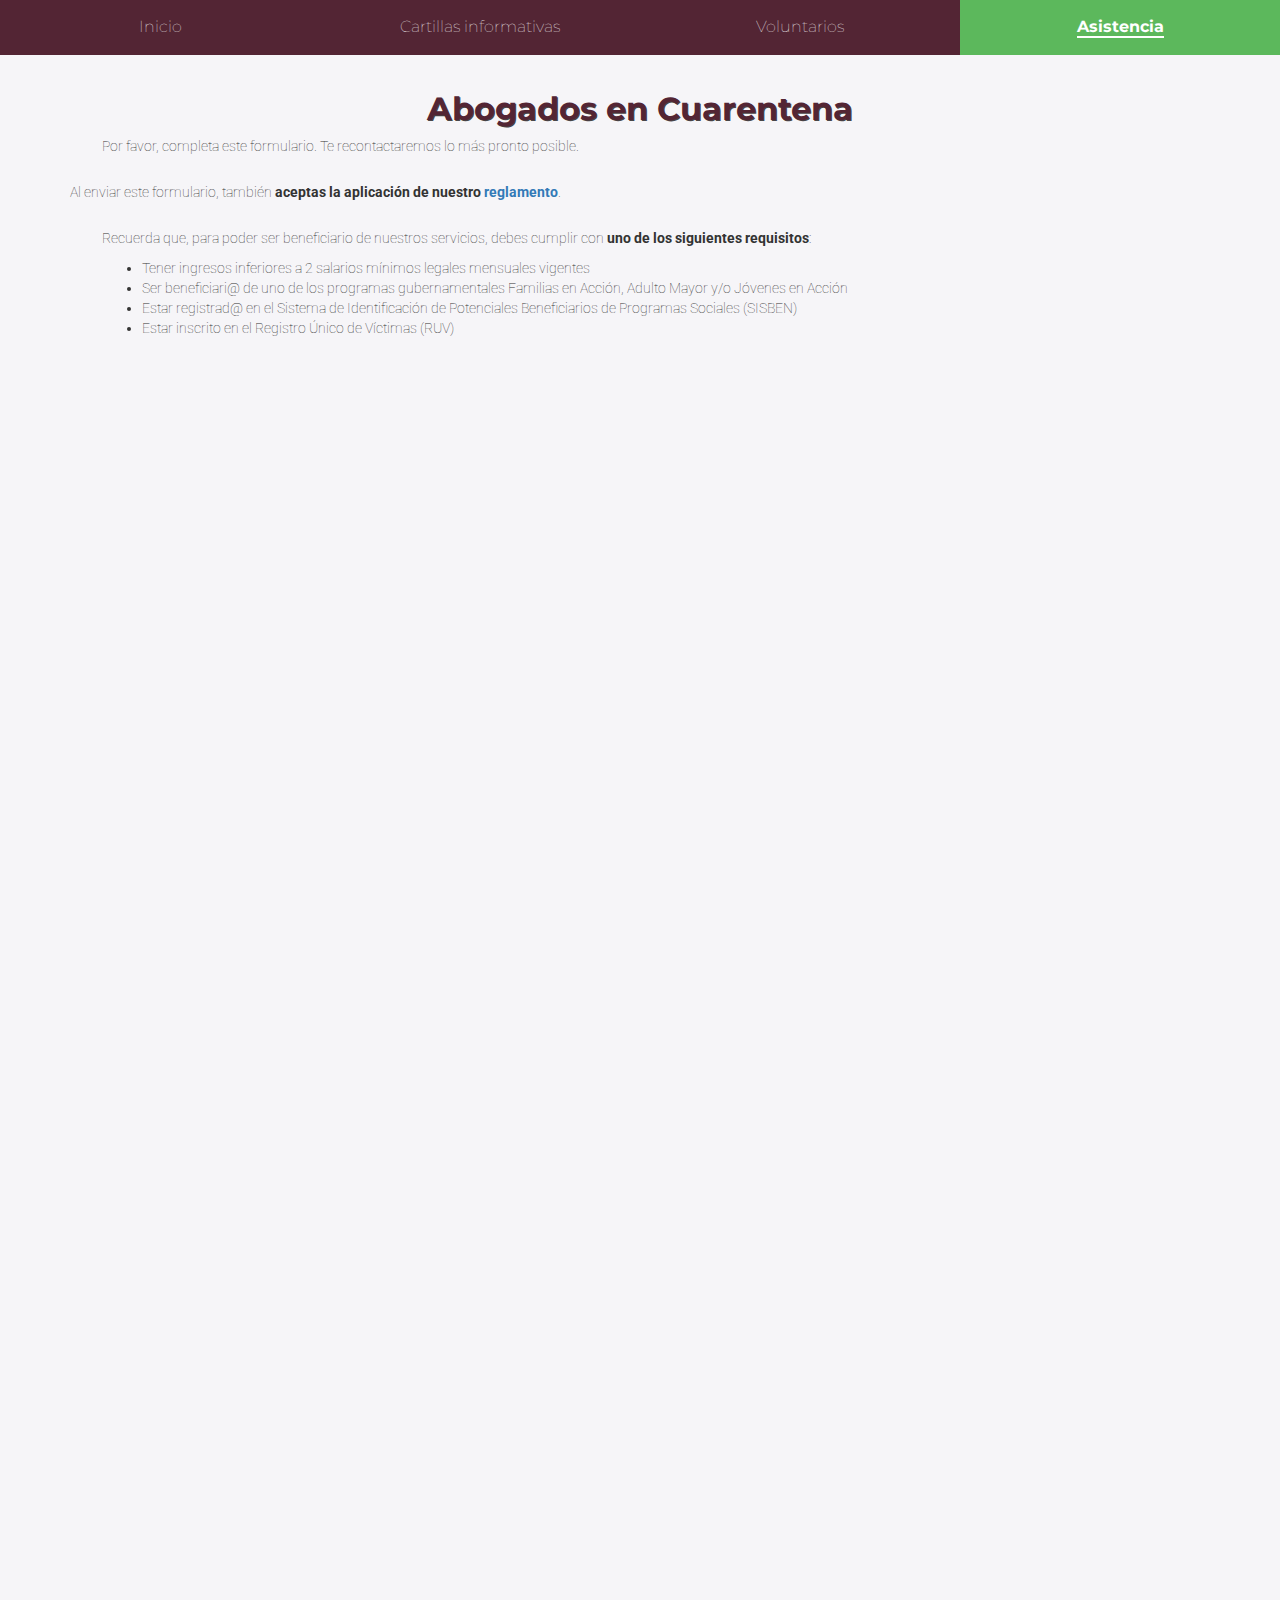
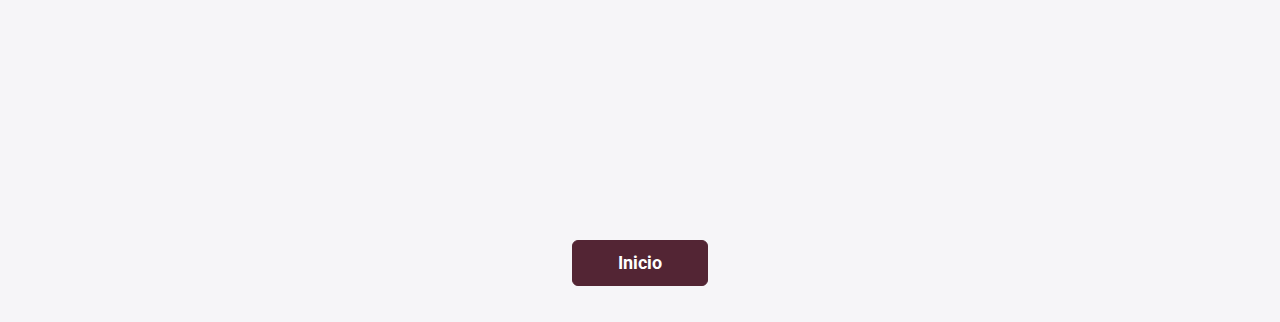
<file: pages/form_client.html>
<!DOCTYPE html>
<html lang="en">
<head>
  <meta charset="UTF-8">
  <title>Formulario para solicitar servicios -- Abogados en Cuarentena</title>
  <meta name="description" content="Asesoría jurídica gratuita para personas de bajos recursos">
  <meta name="keywords" content="Colombia, abogados, COVID19, probono">
  <meta name="viewport" content="width=device-width, initial-scale=1.0">
  <link rel="stylesheet" href="https://maxcdn.bootstrapcdn.com/bootstrap/3.2.0/css/bootstrap.min.css">
  <link rel="stylesheet" href="../style.css">
</head>
<body>

<div class="navigation-bar">

        <div class="nav-item">
          <a href="../index.html" class="other-navlinks">Inicio</a>
        </div>

        <div class="nav-item">
          <a href="cartillas.html" class="other-navlinks">Cartillas informativas</a>
        </div>

        <div class="nav-item">
          <a href="form_lawyer.html" class="other-navlinks">Voluntarios</a>
        </div>
        <div class="cfa-button-active">
          <a id="cfa-link"><b class="active">Asistencia</b></a>
        </div>

  </div>



  <div class="container  change-pt">
    <div class="align-text">
      <h1>Abogados en Cuarentena</h1>
      <p>Por favor, completa este formulario. Te recontactaremos lo más pronto posible. </p>
    </div>

    <p>Al enviar este formulario, también <strong>aceptas la aplicación de nuestro <a href="reglamento.html" class="text-link" target="_blank">reglamento</a></strong>.</p>

    <div class="align-text">
      <p>Recuerda que, para poder ser beneficiario de nuestros servicios, debes cumplir con <strong>uno de los siguientes requisitos</strong>:</p>
      <ul>
        <li>Tener ingresos inferiores a 2 salarios mínimos legales mensuales vigentes</li>
        <li>Ser beneficiari@ de uno de los programas gubernamentales Familias en Acción, Adulto Mayor y/o Jóvenes en Acción</li>
        <li>Estar registrad@ en el Sistema de Identificación de Potenciales Beneficiarios de Programas Sociales (SISBEN)</li>
        <li>Estar inscrito en el Registro Único de Víctimas (RUV)</li>
      </ul>
    </div>


    <div class="align-text">
      <iframe src="https://docs.google.com/forms/d/e/1FAIpQLScjdbPg180s24o4RuIwsIzZ30LDDcLy73qKPHKg0fUiEcEreA/viewform?embedded=true" width="640" height="1423" frameborder="0" marginheight="0" marginwidth="0">Cargando…</iframe>
    </div>



     <div class="align-text">

      <a class="btn btn-primary btn-lg" href="../index.html"><strong>Inicio</strong></a>

      <br>
      <br>

    </div>




  </div>



</body>
</html>
</file>
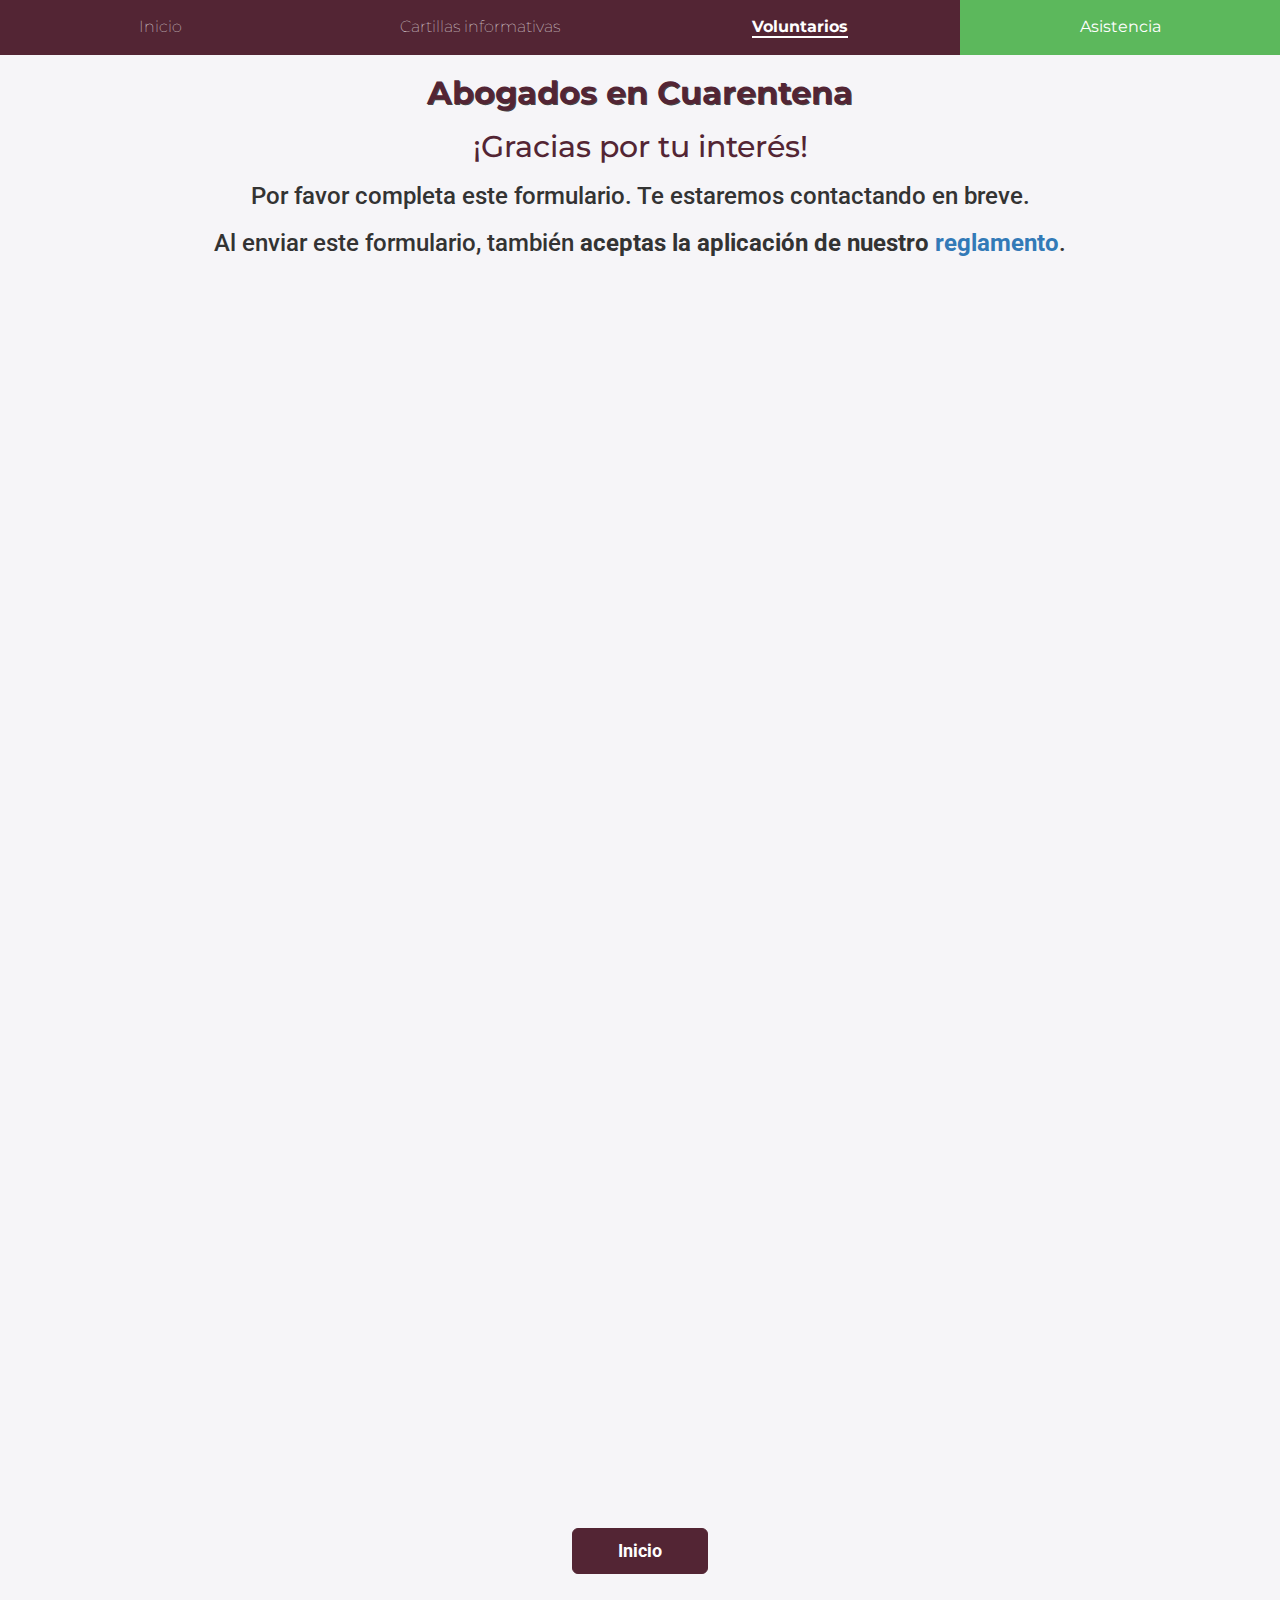
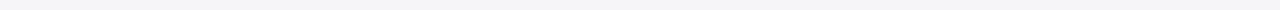
<file: pages/form_lawyer.html>
<!DOCTYPE html>
<html lang="en">
<head>
  <meta charset="UTF-8">
  <title>Formulario para solicitar servicios -- Abogados en Cuarentena</title>
  <meta name="description" content="Asesoría jurídica gratuita para personas de bajos recursos">
  <meta name="keywords" content="Colombia, abogados, COVID19, probono">
  <meta name="viewport" content="width=device-width, initial-scale=1.0">
  <link rel="stylesheet" href="https://maxcdn.bootstrapcdn.com/bootstrap/3.2.0/css/bootstrap.min.css">
  <link rel="stylesheet" href="../style.css">
</head>
<body>


<div class="navigation-bar">

        <div class="nav-item">
          <a href="../index.html" class="other-navlinks">Inicio</a>
        </div>

        <div class="nav-item">
          <a href="cartillas.html" class="other-navlinks">Cartillas informativas</a>
        </div>

        <div class="nav-item">
          <a><b class="active">Voluntarios</b></a>
        </div>
        <div class="cfa-button">
          <a id="cfa-link" href="form_client.html">Asistencia</a>
        </div>

  </div>


  <div class="align-text change-pt">
      <h1>Abogados en Cuarentena</h1>
      <h2>¡Gracias por tu interés!</h2>
      <h3>Por favor completa este formulario. Te estaremos contactando en breve.</h3>
      <h3>Al enviar este formulario, también <strong>aceptas la aplicación de nuestro <a href="reglamento.html" class="text-link" target="_blank">reglamento</a></strong>.</h3>

    </div>

    <div class="align-text">

      <iframe src="https://docs.google.com/forms/d/e/1FAIpQLSff6ChIH0gzZS3kEGfvcO4cqvX0NRF1M84P-rMrA5DzrAOLJg/viewform?embedded=true" width="640" height="1193" frameborder="0" marginheight="0" marginwidth="0">Cargando…</iframe>
    </div>

    <div class="align-text">

      <a class="btn btn-primary btn-lg" href="../index.html"><strong>Inicio</strong></a>

      <br>
      <br>



    </div>




</body>
</html>
</file>
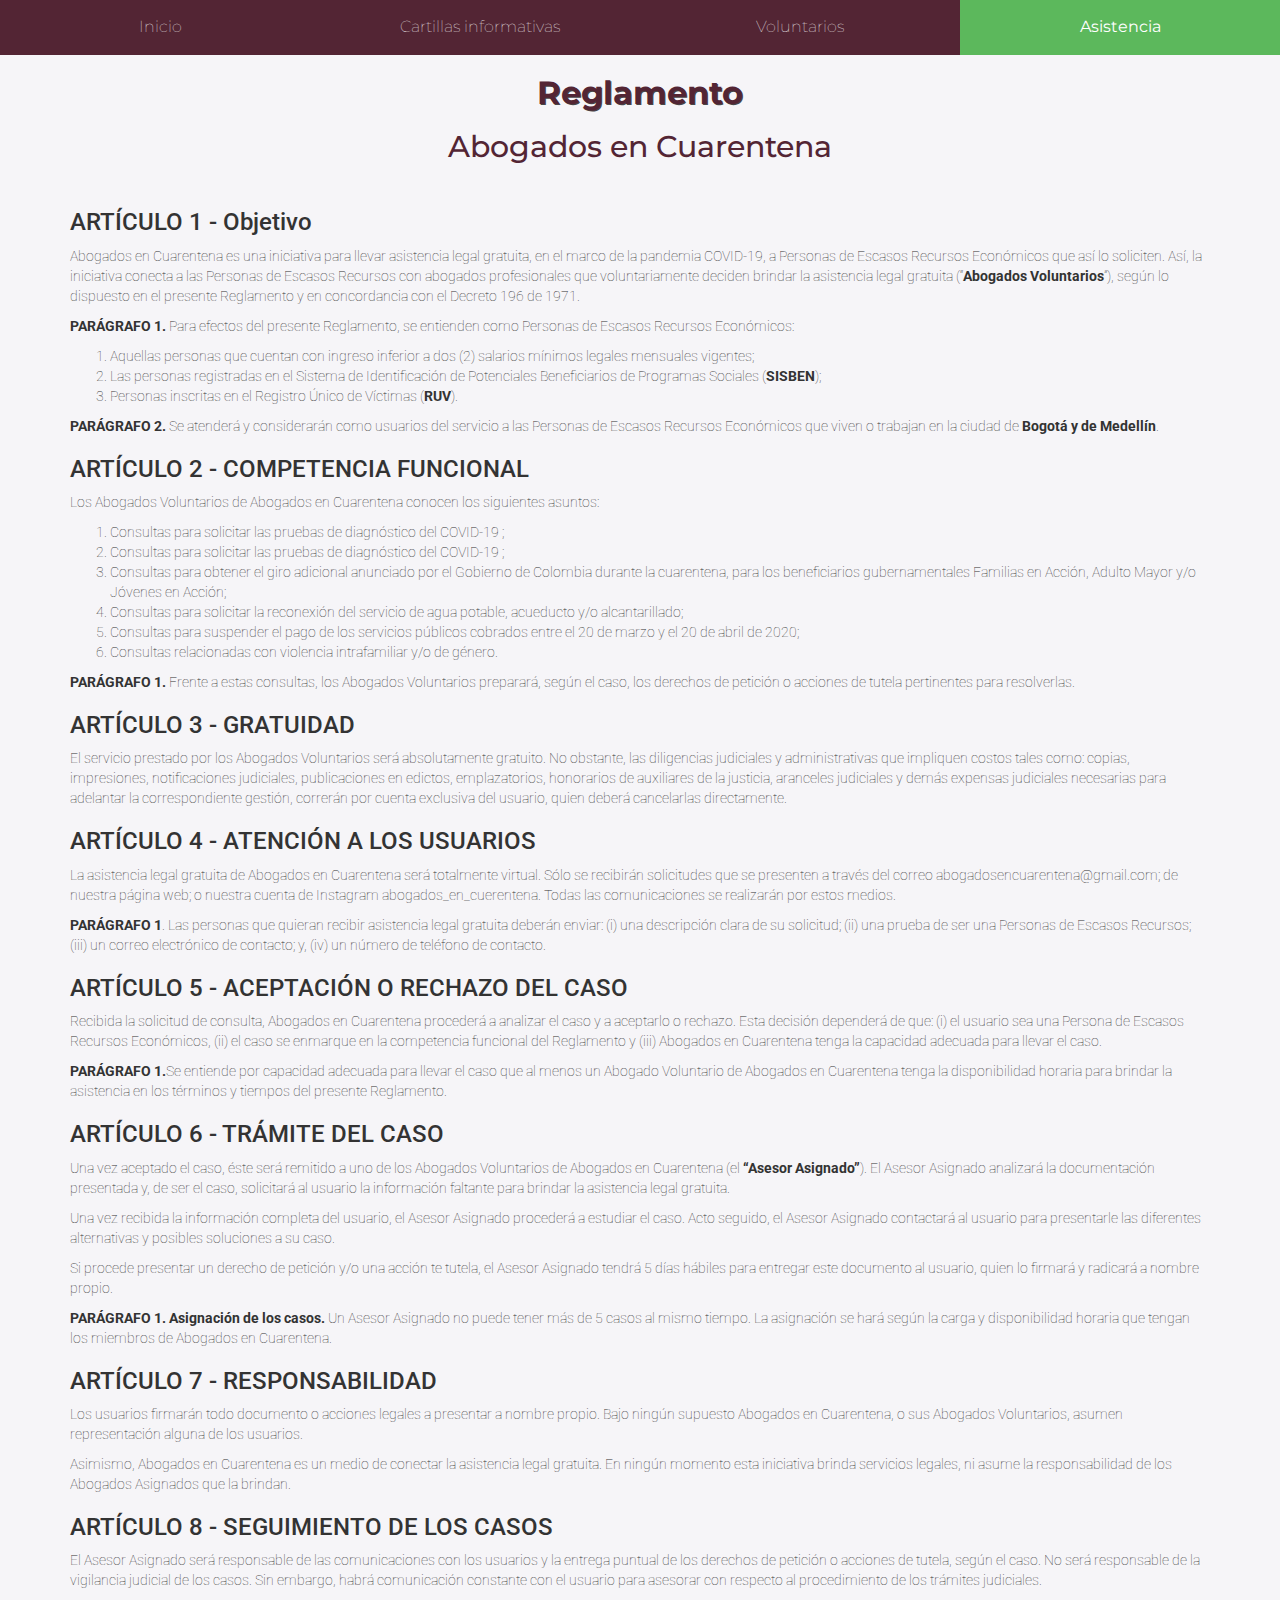
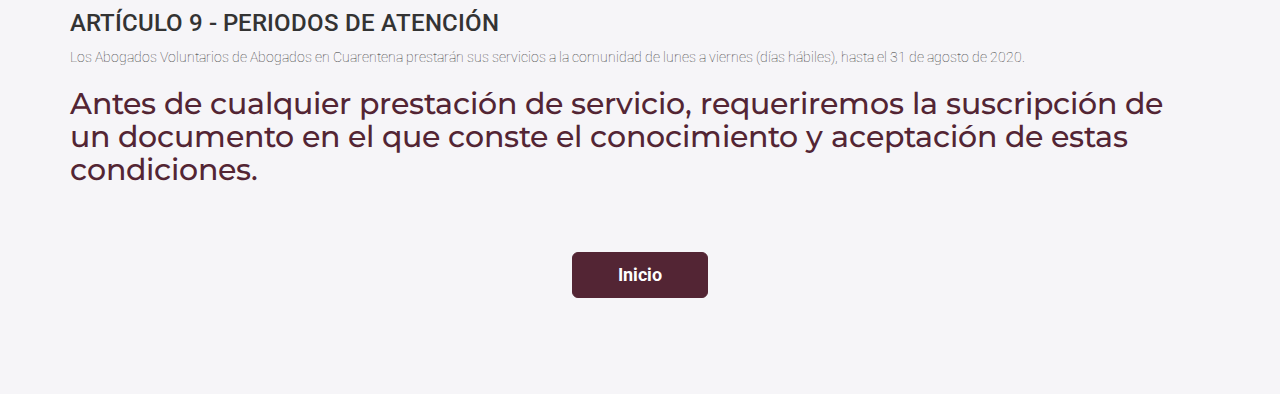
<file: pages/reglamento.html>
<!DOCTYPE html>
<html lang="en">
<head>
  <meta charset="UTF-8">
  <title>Reglamento -- Abogados en Cuarentena</title>
  <meta name="description" content="Asesoría jurídica gratuita para personas de bajos recursos">
  <meta name="keywords" content="Colombia, abogados, COVID19, probono">
  <meta name="viewport" content="width=device-width, initial-scale=1.0">
  <link rel="stylesheet" href="https://maxcdn.bootstrapcdn.com/bootstrap/3.2.0/css/bootstrap.min.css">
  <link rel="stylesheet" href="../style.css">
</head>
<body>

  <div class="navigation-bar">

        <div class="nav-item">
          <a href="../index.html" class="other-navlinks">Inicio</a>
        </div>

        <div class="nav-item">
          <a href="cartillas.html" class="other-navlinks">Cartillas informativas</a>
        </div>

        <div class="nav-item">
          <a href="form_lawyer.html" class="other-navlinks">Voluntarios</a>
        </div>
        <div class="cfa-button">
          <a id="cfa-link" href="form_client.html">Asistencia</a>
        </div>

</div>

  <div class="container align-text change-pt">
    <h1>Reglamento</h1>
    <h2>Abogados en Cuarentena</h2>
  </div>

<div class="container">

  <h3>ARTÍCULO 1 - Objetivo</h3>

  <p>Abogados en Cuarentena es una iniciativa para llevar asistencia legal gratuita, en el marco de la pandemia COVID-19, a Personas de Escasos Recursos Económicos que así lo soliciten. Así, la iniciativa conecta a las Personas de Escasos Recursos con abogados profesionales que voluntariamente deciden brindar la asistencia legal gratuita (“<strong>Abogados Voluntarios</strong>”), según lo dispuesto en el presente Reglamento y en concordancia con el Decreto 196 de 1971.</p>

  <p><strong>PARÁGRAFO 1.</strong> Para efectos del presente Reglamento, se entienden como Personas de Escasos Recursos Económicos:</p>

  <ol>
    <li>Aquellas personas que cuentan con ingreso inferior a dos (2) salarios mínimos legales mensuales vigentes;</li>
    <li>Las personas registradas en el Sistema de Identificación de Potenciales Beneficiarios de Programas Sociales (<strong>SISBEN</strong>);</li>
    <li>Personas inscritas en el Registro Único de Víctimas (<strong>RUV</strong>).</li>
  </ol>

  <p><strong>PARÁGRAFO 2.</strong> Se atenderá y considerarán como usuarios del servicio a las Personas de Escasos Recursos Económicos que viven o trabajan en la ciudad de <strong>Bogotá y de Medellín</strong>.</p>

<h3>ARTÍCULO 2 - COMPETENCIA FUNCIONAL</h3>

<p>Los Abogados Voluntarios de Abogados en Cuarentena conocen los siguientes asuntos:</p>

<ol>
  <li>Consultas para solicitar las pruebas de diagnóstico del COVID-19 ;</li>
  <li>Consultas para solicitar las pruebas de diagnóstico del COVID-19 ;</li>
  <li>Consultas para obtener el giro adicional anunciado por el Gobierno de Colombia durante la cuarentena, para los beneficiarios gubernamentales Familias en Acción, Adulto Mayor y/o Jóvenes en Acción;</li>
  <li>Consultas para solicitar la reconexión del servicio de agua potable, acueducto y/o alcantarillado; </li>
  <li>Consultas para suspender el pago de los servicios públicos cobrados entre el 20 de marzo y el 20 de abril de 2020; </li>
  <li>Consultas relacionadas con violencia intrafamiliar y/o de género.</li>
</ol>

<p><strong>PARÁGRAFO 1.</strong> Frente a estas consultas, los Abogados Voluntarios preparará, según el caso, los derechos de petición o acciones de tutela pertinentes para resolverlas. </p>

<h3>ARTÍCULO 3 - GRATUIDAD</h3>

<p>El servicio prestado por los Abogados Voluntarios será absolutamente gratuito. No obstante, las diligencias judiciales y administrativas que impliquen costos tales como: copias, impresiones, notificaciones judiciales, publicaciones en edictos, emplazatorios, honorarios de auxiliares de la justicia, aranceles judiciales y demás expensas judiciales necesarias para adelantar la correspondiente gestión, correrán por cuenta exclusiva del usuario, quien deberá cancelarlas directamente.</p>

<h3>ARTÍCULO 4 - ATENCIÓN A LOS USUARIOS</h3>

<p>La asistencia legal gratuita de Abogados en Cuarentena será totalmente virtual. Sólo se recibirán solicitudes que se presenten a través del correo abogadosencuarentena@gmail.com; de nuestra página web; o nuestra cuenta de Instagram abogados_en_cuerentena. Todas las comunicaciones se realizarán por estos medios.</p>

<p><strong>PARÁGRAFO 1</strong>. Las personas que quieran recibir asistencia legal gratuita deberán enviar: (i) una descripción clara de su solicitud; (ii) una prueba de ser una Personas de Escasos Recursos; (iii) un correo electrónico de contacto; y, (iv) un número de teléfono de contacto.</p>

<h3>ARTÍCULO 5 - ACEPTACIÓN O RECHAZO DEL CASO</h3>
<p>Recibida la solicitud de consulta, Abogados en Cuarentena procederá a analizar el caso y a aceptarlo o rechazo. Esta decisión dependerá de que: (i) el usuario sea una Persona de Escasos Recursos Económicos, (ii) el caso se enmarque en la competencia funcional del Reglamento y (iii) Abogados en Cuarentena tenga la capacidad adecuada para llevar el caso.</p>

<p><strong>PARÁGRAFO 1.</strong>Se entiende por capacidad adecuada para llevar el caso que al menos un Abogado Voluntario de Abogados en Cuarentena tenga la disponibilidad horaria para brindar la asistencia en los términos y tiempos del presente Reglamento.</p>

<h3>ARTÍCULO 6 - TRÁMITE DEL CASO</h3>

<p>Una vez aceptado el caso, éste será remitido a uno de los Abogados Voluntarios de Abogados en Cuarentena (el <strong>“Asesor Asignado”</strong>). El Asesor Asignado analizará la documentación presentada y, de ser el caso, solicitará al usuario la información faltante para brindar la asistencia legal gratuita.</p>

<p>Una vez recibida la información completa del usuario, el Asesor Asignado procederá a estudiar el caso. Acto seguido, el Asesor Asignado contactará al usuario para presentarle las diferentes alternativas y posibles soluciones a su caso. </p>

<p>Si procede presentar un derecho de petición y/o una acción te tutela, el Asesor Asignado tendrá 5 días hábiles para entregar este documento al usuario, quien lo firmará y radicará a nombre propio.</p>

<p><strong>PARÁGRAFO 1. Asignación de los casos.</strong> Un Asesor Asignado no puede tener más de 5 casos al mismo tiempo. La asignación se hará según la carga y disponibilidad horaria que tengan los miembros de Abogados en Cuarentena.</p>

<h3>ARTÍCULO 7 - RESPONSABILIDAD</h3>

<p>Los usuarios firmarán todo documento o acciones legales a presentar a nombre propio. Bajo ningún supuesto Abogados en Cuarentena, o sus Abogados Voluntarios, asumen representación alguna de los usuarios.</p>

<p>Asimismo, Abogados en Cuarentena es un medio de conectar la asistencia legal gratuita. En ningún momento esta iniciativa brinda servicios legales, ni asume la responsabilidad de los Abogados Asignados que la brindan.</p>

<h3>ARTÍCULO 8 - SEGUIMIENTO DE LOS CASOS</h3>

<p>El Asesor Asignado será responsable de las comunicaciones con los usuarios y la entrega puntual de los derechos de petición o acciones de tutela, según el caso. No será responsable de la vigilancia judicial de los casos. Sin embargo, habrá comunicación constante con el usuario para asesorar con respecto al procedimiento de los trámites judiciales. </p>


<h3>ARTÍCULO 9 - PERIODOS DE ATENCIÓN</h3>

<p>Los Abogados Voluntarios de Abogados en Cuarentena prestarán sus servicios a la comunidad de lunes a viernes (días hábiles), hasta el 31 de agosto de 2020.</p>

<h2>Antes de cualquier prestación de servicio, requeriremos la suscripción de un documento en el que conste el conocimiento y aceptación de estas condiciones.</h2>

</div>

<div class="align-text">

  <br>
  <br>

      <a class="btn btn-primary btn-lg" href="../index.html"><strong>Inicio</strong></a>



      <br>
      <br>
      <br>
      <br>
      <br>



</div>




</body>
</html>
</file>
<file: style.css>
@import url('https://fonts.googleapis.com/css2?family=Montserrat:wght@300;500;700&family=Roboto:ital,wght@0,300;0,700;1,300&display=swap');
@import url("components/banner.css");
/*@import url("components/container.css");*/
@import url("components/card.css");
@import url("components/button.css");
@import url("components/navbar.css");
@import url("components/bottom-cfa.css");


h1 {
  font-family: 'Montserrat', sans-serif;
  font-weight: 700;
  color: white;
  text-shadow: 1px 1px #484647;
  font-size: 32px;
  }

h2 {
  font-family: 'Montserrat', sans-serif;
  font-weight: 500;
  color: #532534;

}

body {
  font-family: 'Roboto', sans-serif;
  font-weight: lighter;
  background-color: #F6F5F8;
}

a {
  text-decoration: none;
}

.align-text {
text-align: center;
padding: 16px 32px;
}

.align-text h1, h2 {
  color: #532534;
}


.align-text li {
  text-align: justify;
}

.align-text p {
  text-align: justify;
}


.logo-general {
  height: 6em ;
  margin-top: 16px;
}


.change-pt {
  padding-top: 55px;
}
</file>
